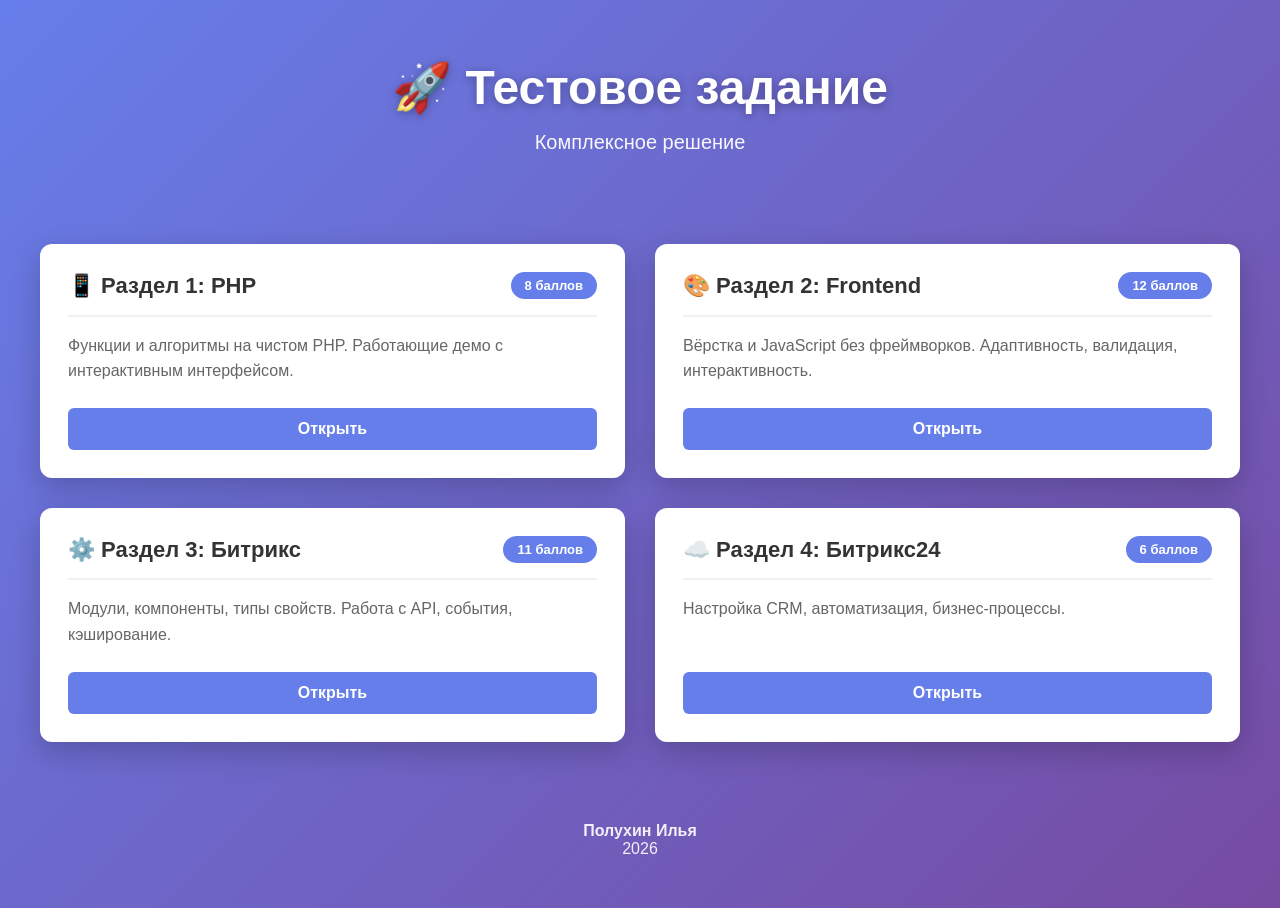
<file: index.html>
<!DOCTYPE html>
<html lang="ru">
<head>
    <meta charset="UTF-8">
    <meta name="viewport" content="width=device-width, initial-scale=1.0">
    <title>Тестовое задание — Полное решение</title>
    <style>
        * {
            margin: 0;
            padding: 0;
            box-sizing: border-box;
        }
        
        body {
            font-family: -apple-system, BlinkMacSystemFont, 'Segoe UI', Roboto, 'Helvetica Neue', Arial, sans-serif;
            background: linear-gradient(135deg, #667eea 0%, #764ba2 100%);
            min-height: 100vh;
            padding: 20px;
        }
        
        .container {
            max-width: 1200px;
            margin: 0 auto;
        }
        
        .header {
            text-align: center;
            color: white;
            margin-bottom: 50px;
            padding: 40px 20px;
        }
        
        .header h1 {
            font-size: 48px;
            margin-bottom: 15px;
            text-shadow: 0 2px 10px rgba(0,0,0,0.3);
        }
        
        .header p {
            font-size: 20px;
            opacity: 0.95;
        }
        
        .score-badge {
            display: inline-block;
            background: rgba(255,255,255,0.2);
            padding: 10px 25px;
            border-radius: 25px;
            margin-top: 20px;
            font-size: 18px;
            font-weight: bold;
        }
        
        .sections {
            display: grid;
            grid-template-columns: repeat(2, 1fr);
            gap: 30px;
            margin-bottom: 50px;
            align-items: stretch;
        }
        
        .section-card {
            background: white;
            border-radius: 12px;
            padding: 28px;
            box-shadow: 0 10px 30px rgba(0,0,0,0.2);
            transition: transform 0.3s, box-shadow 0.3s;
            display: flex;
            flex-direction: column;
            min-height: 220px;
        }
        
        .section-card:hover {
            transform: translateY(-5px);
            box-shadow: 0 15px 40px rgba(0,0,0,0.3);
        }
        
        .section-header {
            display: flex;
            justify-content: space-between;
            align-items: flex-start;
            gap: 16px;
            margin-bottom: 16px;
            padding-bottom: 14px;
            border-bottom: 2px solid #f0f0f0;
        }
        
        .section-title {
            font-size: 22px;
            font-weight: bold;
            color: #333;
            line-height: 1.3;
            flex: 1;
            min-width: 0;
        }
        
        .section-score {
            background: #667eea;
            color: white;
            padding: 6px 14px;
            border-radius: 15px;
            font-weight: bold;
            font-size: 13px;
            white-space: nowrap;
            flex-shrink: 0;
        }
        
        .section-description {
            color: #666;
            margin-bottom: 24px;
            line-height: 1.6;
            flex: 1;
        }
        
        .section-link {
            display: block;
            text-align: center;
            padding: 12px;
            background: #667eea;
            color: white;
            text-decoration: none;
            border-radius: 6px;
            margin-top: auto;
            font-weight: bold;
            transition: background 0.3s;
        }
        
        .section-link:hover {
            background: #764ba2;
        }
        
        .readme-card {
            background: white;
            border-radius: 12px;
            padding: 40px;
            box-shadow: 0 10px 30px rgba(0,0,0,0.2);
            text-align: center;
        }
        
        .readme-card h2 {
            color: #333;
            margin-bottom: 20px;
        }
        
        .readme-card p {
            color: #666;
            margin-bottom: 25px;
            line-height: 1.6;
        }
        
        .btn-primary {
            display: inline-block;
            padding: 15px 40px;
            background: #667eea;
            color: white;
            text-decoration: none;
            border-radius: 8px;
            font-size: 18px;
            font-weight: bold;
            transition: background 0.3s, transform 0.3s;
        }
        
        .btn-primary:hover {
            background: #764ba2;
            transform: translateY(-2px);
        }
        
        .footer {
            text-align: center;
            color: white;
            margin-top: 50px;
            padding: 30px;
            opacity: 0.9;
        }
        
        .footer a {
            color: white;
            text-decoration: underline;
        }
        
        .icon {
            margin-right: 8px;
        }
        
        @media (max-width: 768px) {
            .header h1 {
                font-size: 32px;
            }
            
            .sections {
                grid-template-columns: 1fr;
            }
        }
    </style>
</head>
<body>
    <div class="container">
        <div class="header">
            <h1>🚀 Тестовое задание</h1>
            <p>Комплексное решение</p>
        </div>
        
        <div class="sections">
            <!-- Раздел 1: PHP -->
            <div class="section-card">
                <div class="section-header">
                    <div class="section-title">📱 Раздел 1: PHP</div>
                    <div class="section-score">8 баллов</div>
                </div>
                <div class="section-description">
                    Функции и алгоритмы на чистом PHP. Работающие демо с интерактивным интерфейсом.
                </div>
                <a href="01-php/index.php" class="section-link">Открыть</a>
            </div>
            
            <!-- Раздел 2: Frontend -->
            <div class="section-card">
                <div class="section-header">
                    <div class="section-title">🎨 Раздел 2: Frontend</div>
                    <div class="section-score">12 баллов</div>
                </div>
                <div class="section-description">
                    Вёрстка и JavaScript без фреймворков. Адаптивность, валидация, интерактивность.
                </div>
                <a href="02-frontend/index.html" class="section-link">Открыть</a>
            </div>
            
            <!-- Раздел 3: Битрикс -->
            <div class="section-card">
                <div class="section-header">
                    <div class="section-title">⚙️ Раздел 3: Битрикс</div>
                    <div class="section-score">11 баллов</div>
                </div>
                <div class="section-description">
                    Модули, компоненты, типы свойств. Работа с API, события, кэширование.
                </div>
                <a href="03-bitrix/index.html" class="section-link">Открыть</a>
            </div>
            
            <!-- Раздел 4: Битрикс24 -->
            <div class="section-card">
                <div class="section-header">
                    <div class="section-title">☁️ Раздел 4: Битрикс24</div>
                    <div class="section-score">6 баллов</div>
                </div>
                <div class="section-description">
                    Настройка CRM, автоматизация, бизнес-процессы.
                </div>
                <a href="04-bitrix24/index.html" class="section-link">Открыть</a>
            </div>
        </div>
        
        <!-- Footer -->
        <div class="footer">
            <p><strong>Полухин Илья</strong></p>
            <p>2026</p>
        </div>
    </div>
</body>
</html>
</file>
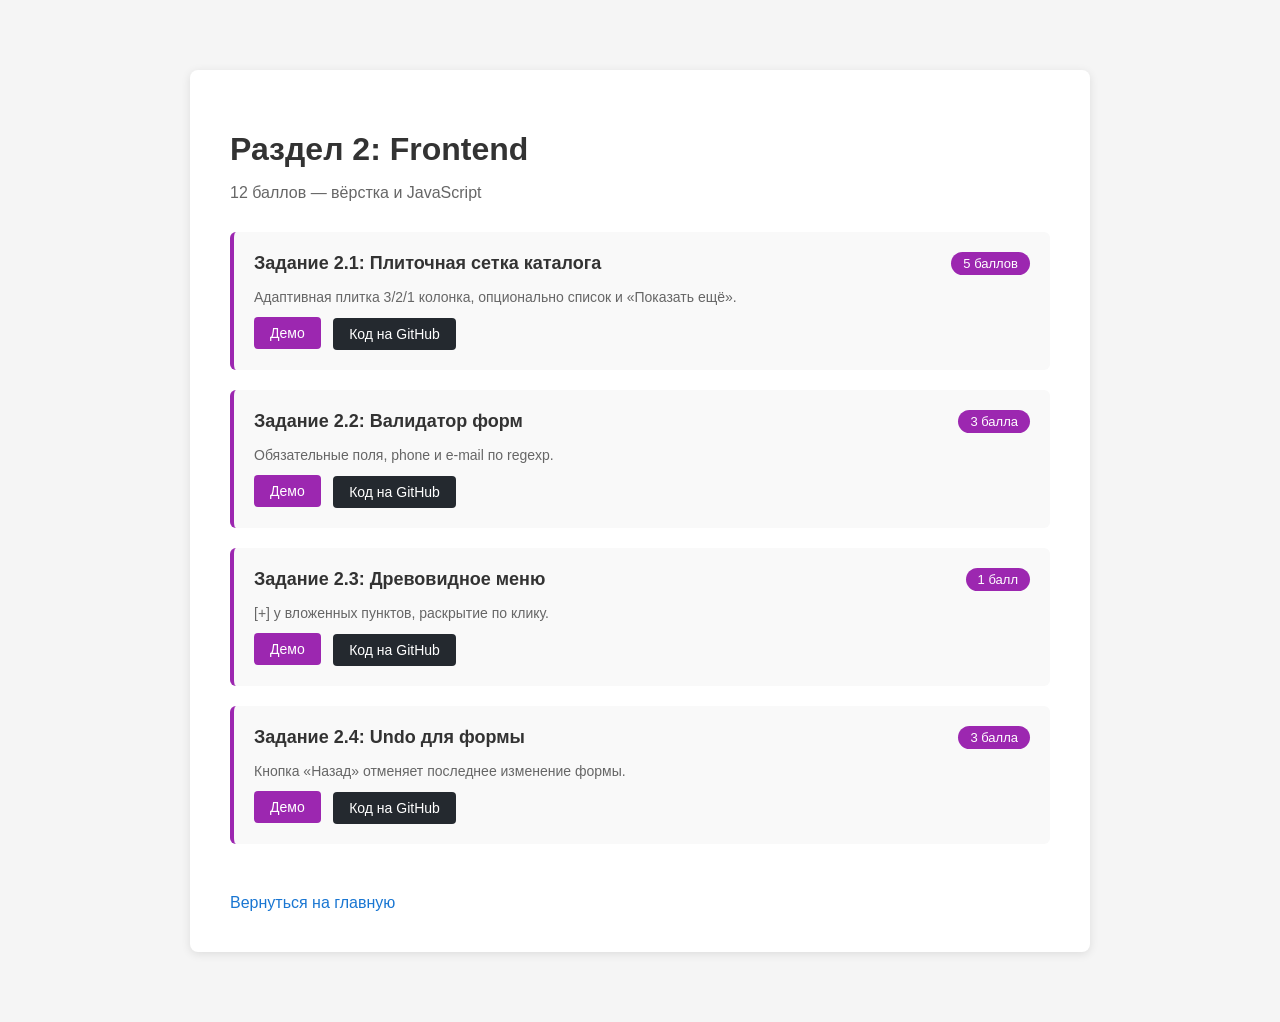
<file: 02-frontend/index.html>
<!DOCTYPE html>
<html lang="ru">
<head>
    <meta charset="UTF-8">
    <meta name="viewport" content="width=device-width, initial-scale=1.0">
    <title>Frontend Задания</title>
    <link rel="stylesheet" href="../assets/task-links.css">
    <style>
        body { font-family: Arial, sans-serif; max-width: 900px; margin: 50px auto; padding: 20px; background: #f5f5f5; }
        .container { background: white; padding: 40px; border-radius: 8px; box-shadow: 0 2px 10px rgba(0,0,0,0.1); }
        h1 { color: #333; margin-bottom: 10px; }
        .subtitle { color: #666; margin-bottom: 30px; }
        .task-list { list-style: none; padding: 0; }
        .task-item { margin-bottom: 20px; padding: 20px; background: #f9f9f9; border-radius: 6px; border-left: 4px solid #9C27B0; }
        .task-header { display: flex; justify-content: space-between; align-items: center; margin-bottom: 10px; }
        .task-title { font-size: 18px; font-weight: bold; color: #333; }
        .task-points { background: #9C27B0; color: white; padding: 4px 12px; border-radius: 12px; font-size: 13px; }
        .task-desc { color: #666; margin-bottom: 12px; font-size: 14px; }
        .task-link { display: inline-block; padding: 8px 16px; background: #9C27B0; color: white; text-decoration: none; border-radius: 4px; font-size: 14px; }
        .task-link:hover { background: #7B1FA2; }
        .home-link { display: inline-block; margin-top: 30px; color: #1976d2; text-decoration: none; }
    </style>
</head>
<body>
    <div class="container">
        <h1>Раздел 2: Frontend</h1>
        <p class="subtitle">12 баллов — вёрстка и JavaScript</p>
        <ul class="task-list">
            <li class="task-item">
                <div class="task-header">
                    <span class="task-title">Задание 2.1: Плиточная сетка каталога</span>
                    <span class="task-points">5 баллов</span>
                </div>
                <p class="task-desc">Адаптивная плитка 3/2/1 колонка, опционально список и «Показать ещё».</p>
                <a href="task2-1.html" class="task-link">Демо</a>
                <span data-task="2.1" data-code></span>
            </li>
            <li class="task-item">
                <div class="task-header">
                    <span class="task-title">Задание 2.2: Валидатор форм</span>
                    <span class="task-points">3 балла</span>
                </div>
                <p class="task-desc">Обязательные поля, phone и e-mail по regexp.</p>
                <a href="task2-2.html" class="task-link">Демо</a>
                <span data-task="2.2" data-code></span>
            </li>
            <li class="task-item">
                <div class="task-header">
                    <span class="task-title">Задание 2.3: Древовидное меню</span>
                    <span class="task-points">1 балл</span>
                </div>
                <p class="task-desc">[+] у вложенных пунктов, раскрытие по клику.</p>
                <a href="task2-3.html" class="task-link">Демо</a>
                <span data-task="2.3" data-code></span>
            </li>
            <li class="task-item">
                <div class="task-header">
                    <span class="task-title">Задание 2.4: Undo для формы</span>
                    <span class="task-points">3 балла</span>
                </div>
                <p class="task-desc">Кнопка «Назад» отменяет последнее изменение формы.</p>
                <a href="task2-4.html" class="task-link">Демо</a>
                <span data-task="2.4" data-code></span>
            </li>
        </ul>
        <a href="../index.html" class="home-link">Вернуться на главную</a>
    </div>
    <script src="../assets/links.js"></script>
</body>
</html>
</file>
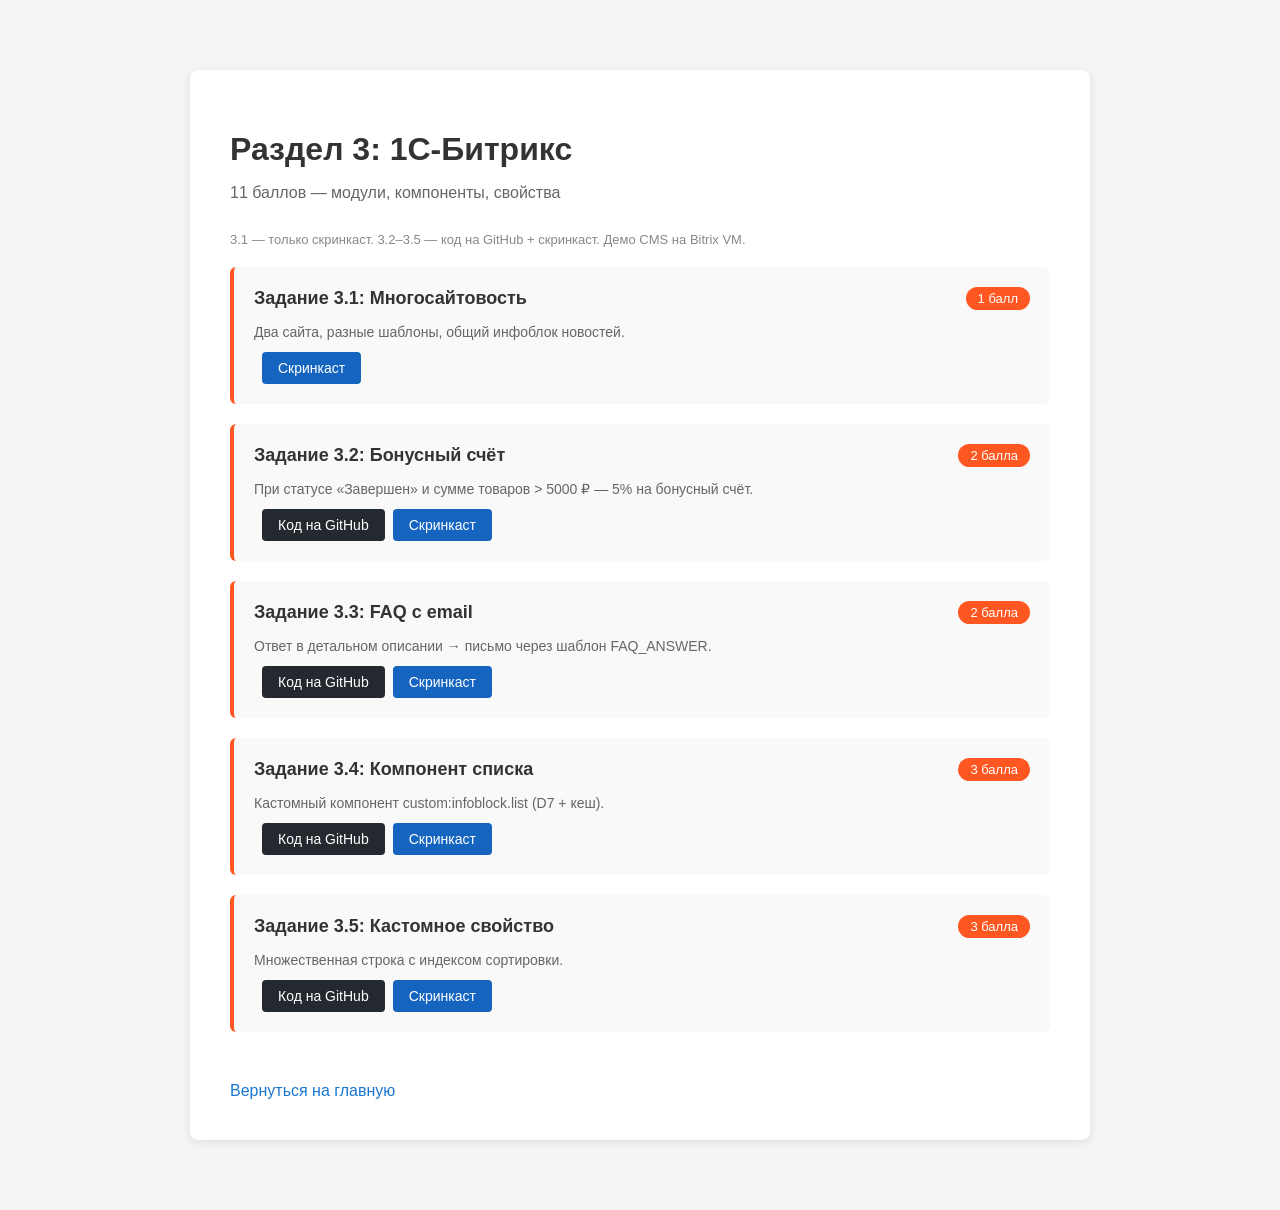
<file: 03-bitrix/index.html>
<!DOCTYPE html>
<html lang="ru">
<head>
    <meta charset="UTF-8">
    <meta name="viewport" content="width=device-width, initial-scale=1.0">
    <title>Битрикс Задания</title>
    <link rel="stylesheet" href="../assets/task-links.css">
    <style>
        body { font-family: Arial, sans-serif; max-width: 900px; margin: 50px auto; padding: 20px; background: #f5f5f5; }
        .container { background: white; padding: 40px; border-radius: 8px; box-shadow: 0 2px 10px rgba(0,0,0,0.1); }
        h1 { color: #333; margin-bottom: 10px; }
        .subtitle { color: #666; margin-bottom: 30px; }
        .task-list { list-style: none; padding: 0; }
        .task-item { margin-bottom: 20px; padding: 20px; background: #f9f9f9; border-radius: 6px; border-left: 4px solid #FF5722; }
        .task-header { display: flex; justify-content: space-between; align-items: center; margin-bottom: 10px; }
        .task-title { font-size: 18px; font-weight: bold; color: #333; }
        .task-points { background: #FF5722; color: white; padding: 4px 12px; border-radius: 12px; font-size: 13px; }
        .task-desc { color: #666; margin-bottom: 12px; font-size: 14px; }
        .task-link { display: inline-block; padding: 8px 16px; background: #FF5722; color: white; text-decoration: none; border-radius: 4px; font-size: 14px; }
        .home-link { display: inline-block; margin-top: 30px; color: #1976d2; text-decoration: none; }
        .note { font-size: 13px; color: #888; margin-bottom: 20px; }
    </style>
</head>
<body>
    <div class="container">
        <h1>Раздел 3: 1С-Битрикс</h1>
        <p class="subtitle">11 баллов — модули, компоненты, свойства</p>
        <p class="note">3.1 — только скринкаст. 3.2–3.5 — код на GitHub + скринкаст. Демо CMS на Bitrix VM.</p>
        <ul class="task-list">
            <li class="task-item">
                <div class="task-header">
                    <span class="task-title">Задание 3.1: Многосайтовость</span>
                    <span class="task-points">1 балл</span>
                </div>
                <p class="task-desc">Два сайта, разные шаблоны, общий инфоблок новостей.</p>
                <span data-task="3.1" data-video></span>
            </li>
            <li class="task-item">
                <div class="task-header">
                    <span class="task-title">Задание 3.2: Бонусный счёт</span>
                    <span class="task-points">2 балла</span>
                </div>
                <p class="task-desc">При статусе «Завершен» и сумме товаров &gt; 5000 ₽ — 5% на бонусный счёт.</p>
                <span data-task="3.2" data-code data-video></span>
            </li>
            <li class="task-item">
                <div class="task-header">
                    <span class="task-title">Задание 3.3: FAQ с email</span>
                    <span class="task-points">2 балла</span>
                </div>
                <p class="task-desc">Ответ в детальном описании → письмо через шаблон FAQ_ANSWER.</p>
                <span data-task="3.3" data-code data-video></span>
            </li>
            <li class="task-item">
                <div class="task-header">
                    <span class="task-title">Задание 3.4: Компонент списка</span>
                    <span class="task-points">3 балла</span>
                </div>
                <p class="task-desc">Кастомный компонент custom:infoblock.list (D7 + кеш).</p>
                <span data-task="3.4" data-code data-video></span>
            </li>
            <li class="task-item">
                <div class="task-header">
                    <span class="task-title">Задание 3.5: Кастомное свойство</span>
                    <span class="task-points">3 балла</span>
                </div>
                <p class="task-desc">Множественная строка с индексом сортировки.</p>
                <span data-task="3.5" data-code data-video></span>
            </li>
        </ul>
        <a href="../index.html" class="home-link">Вернуться на главную</a>
    </div>
    <script src="../assets/links.js"></script>
</body>
</html>
</file>
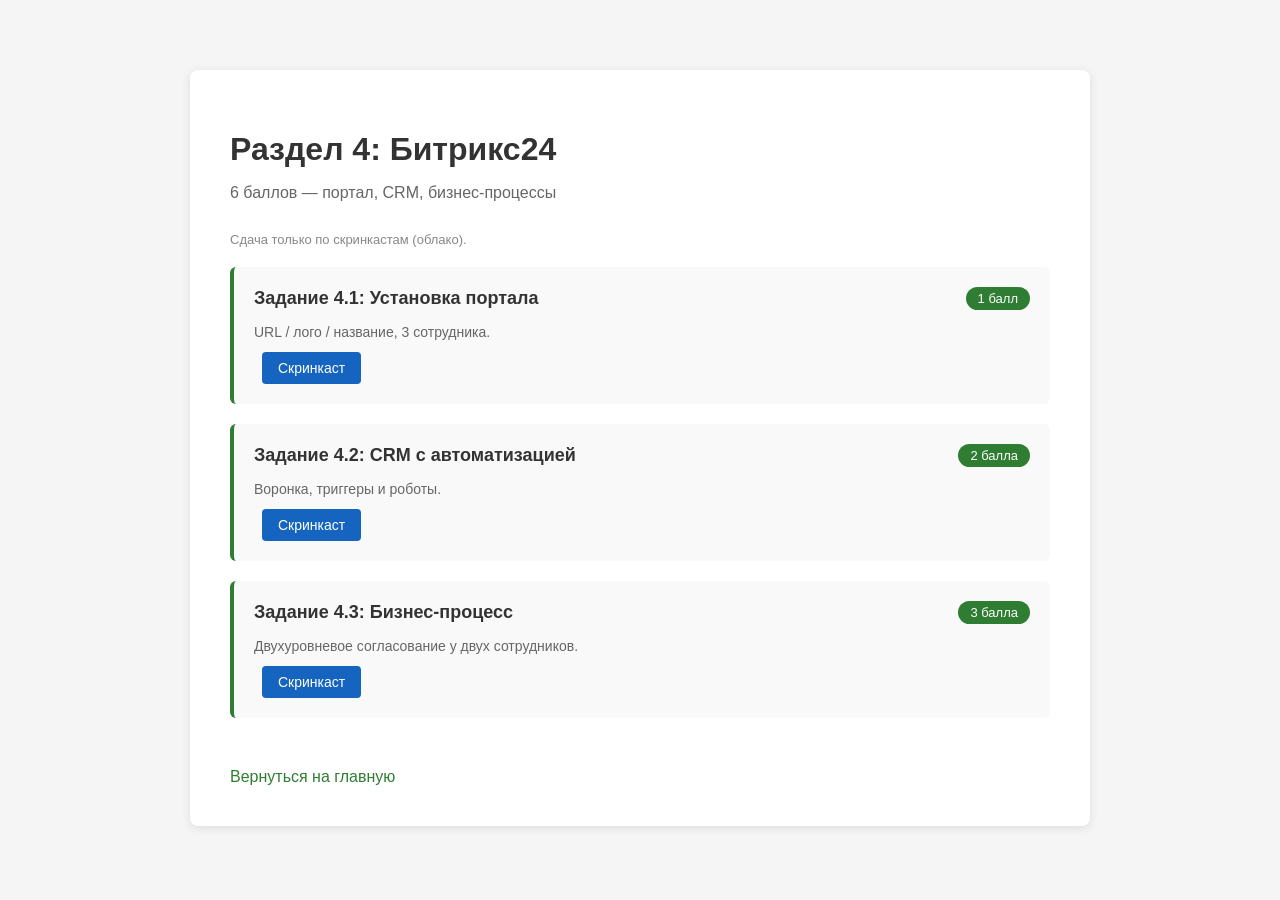
<file: 04-bitrix24/index.html>
<!DOCTYPE html>
<html lang="ru">
<head>
    <meta charset="UTF-8">
    <meta name="viewport" content="width=device-width, initial-scale=1.0">
    <title>Битрикс24 Задания</title>
    <link rel="stylesheet" href="../assets/task-links.css">
    <style>
        body { font-family: Arial, sans-serif; max-width: 900px; margin: 50px auto; padding: 20px; background: #f5f5f5; }
        .container { background: white; padding: 40px; border-radius: 8px; box-shadow: 0 2px 10px rgba(0,0,0,0.1); }
        h1 { color: #333; margin-bottom: 10px; }
        .subtitle { color: #666; margin-bottom: 30px; }
        .task-list { list-style: none; padding: 0; }
        .task-item { margin-bottom: 20px; padding: 20px; background: #f9f9f9; border-radius: 6px; border-left: 4px solid #2e7d32; }
        .task-header { display: flex; justify-content: space-between; align-items: center; margin-bottom: 10px; }
        .task-title { font-size: 18px; font-weight: bold; color: #333; }
        .task-points { background: #2e7d32; color: white; padding: 4px 12px; border-radius: 12px; font-size: 13px; }
        .task-desc { color: #666; margin-bottom: 12px; font-size: 14px; }
        .task-link { display: inline-block; padding: 8px 16px; background: #2e7d32; color: white; text-decoration: none; border-radius: 4px; font-size: 14px; }
        .home-link { display: inline-block; margin-top: 30px; color: #2e7d32; text-decoration: none; }
        .note { font-size: 13px; color: #888; margin-bottom: 20px; }
    </style>
</head>
<body>
    <div class="container">
        <h1>Раздел 4: Битрикс24</h1>
        <p class="subtitle">6 баллов — портал, CRM, бизнес-процессы</p>
        <p class="note">Сдача только по скринкастам (облако).</p>
        <ul class="task-list">
            <li class="task-item">
                <div class="task-header">
                    <span class="task-title">Задание 4.1: Установка портала</span>
                    <span class="task-points">1 балл</span>
                </div>
                <p class="task-desc">URL / лого / название, 3 сотрудника.</p>
                <span data-task="4.1" data-video></span>
            </li>
            <li class="task-item">
                <div class="task-header">
                    <span class="task-title">Задание 4.2: CRM с автоматизацией</span>
                    <span class="task-points">2 балла</span>
                </div>
                <p class="task-desc">Воронка, триггеры и роботы.</p>
                <span data-task="4.2" data-video></span>
            </li>
            <li class="task-item">
                <div class="task-header">
                    <span class="task-title">Задание 4.3: Бизнес-процесс</span>
                    <span class="task-points">3 балла</span>
                </div>
                <p class="task-desc">Двухуровневое согласование у двух сотрудников.</p>
                <span data-task="4.3" data-video></span>
            </li>
        </ul>
        <a href="../index.html" class="home-link">Вернуться на главную</a>
    </div>
    <script src="../assets/links.js"></script>
</body>
</html>
</file>
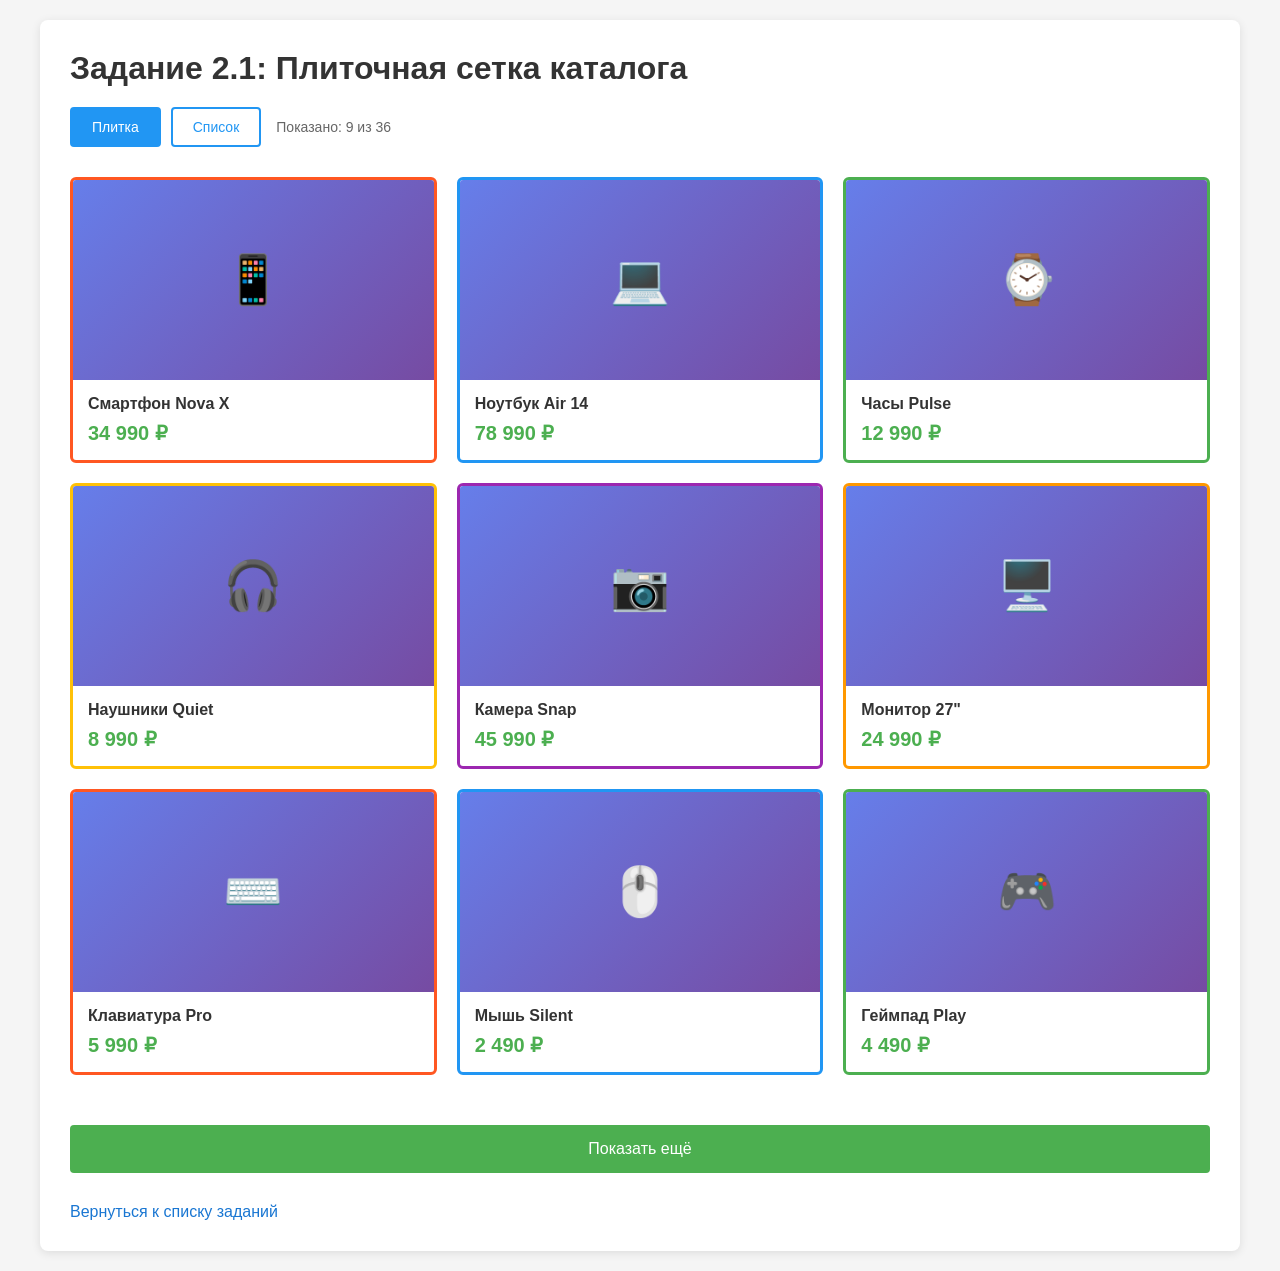
<file: 02-frontend/task2-1.html>
<!DOCTYPE html>
<html lang="ru">
<head>
    <meta charset="UTF-8">
    <meta name="viewport" content="width=device-width, initial-scale=1.0">
    <title>Задание 2.1 - Плиточная сетка каталога</title>
    <style>
        * {
            margin: 0;
            padding: 0;
            box-sizing: border-box;
        }
        
        body {
            font-family: Arial, sans-serif;
            background: #f5f5f5;
            padding: 20px;
        }
        
        .container {
            max-width: 1200px;
            margin: 0 auto;
            background: white;
            padding: 30px;
            border-radius: 8px;
            box-shadow: 0 2px 10px rgba(0,0,0,0.1);
        }
        
        h1 {
            color: #333;
            margin-bottom: 20px;
        }
        
        .controls {
            margin-bottom: 30px;
            display: flex;
            gap: 15px;
            flex-wrap: wrap;
            align-items: center;
        }
        
        .view-toggle {
            display: flex;
            gap: 10px;
        }
        
        .btn {
            padding: 10px 20px;
            border: 2px solid #2196F3;
            background: white;
            color: #2196F3;
            cursor: pointer;
            border-radius: 4px;
            font-size: 14px;
            transition: all 0.3s;
        }
        
        .btn:hover {
            background: #e3f2fd;
        }
        
        .btn.active {
            background: #2196F3;
            color: white;
        }
        
        .btn-load-more {
            width: 100%;
            margin-top: 30px;
            padding: 15px;
            background: #4CAF50;
            color: white;
            border: none;
            font-size: 16px;
            cursor: pointer;
            border-radius: 4px;
        }
        
        .btn-load-more:hover {
            background: #45a049;
        }
        
        .btn-load-more:disabled {
            background: #ccc;
            cursor: not-allowed;
        }
        
        /* Плиточный вид */
        .catalog-grid {
            display: flex;
            flex-wrap: wrap;
            gap: 0;
            margin: 0 -10px;
        }
        
        .product-item {
            width: calc(33.333% - 20px);
            margin: 0 10px 20px;
            background: white;
            border: 3px solid;
            border-radius: 6px;
            overflow: hidden;
            transition: transform 0.3s, box-shadow 0.3s;
        }
        
        .product-item:nth-child(6n+1) { border-color: #FF5722; }
        .product-item:nth-child(6n+2) { border-color: #2196F3; }
        .product-item:nth-child(6n+3) { border-color: #4CAF50; }
        .product-item:nth-child(6n+4) { border-color: #FFC107; }
        .product-item:nth-child(6n+5) { border-color: #9C27B0; }
        .product-item:nth-child(6n+6) { border-color: #FF9800; }
        
        .product-item:hover {
            transform: translateY(-5px);
            box-shadow: 0 8px 20px rgba(0,0,0,0.15);
        }
        
        .product-image {
            width: 100%;
            height: 200px;
            background: linear-gradient(135deg, #667eea 0%, #764ba2 100%);
            display: flex;
            align-items: center;
            justify-content: center;
            color: white;
            font-size: 48px;
        }
        
        .product-info {
            padding: 15px;
        }
        
        .product-title {
            font-size: 16px;
            font-weight: bold;
            color: #333;
            margin-bottom: 8px;
        }
        
        .product-price {
            font-size: 20px;
            color: #4CAF50;
            font-weight: bold;
        }
        
        /* Списковый вид */
        .catalog-list .product-item {
            width: 100%;
            display: flex;
            margin: 0 0 15px 0;
        }
        
        .catalog-list .product-image {
            width: 150px;
            height: 120px;
            flex-shrink: 0;
        }
        
        .catalog-list .product-info {
            flex: 1;
            display: flex;
            justify-content: space-between;
            align-items: center;
        }
        
        /* Адаптивность для планшетов (<1024px) - 2 в ряд */
        @media (max-width: 1023px) {
            .product-item {
                width: calc(50% - 20px);
            }
        }
        
        /* Адаптивность для мобильных (<768px) - 1 на всю ширину */
        @media (max-width: 767px) {
            .product-item {
                width: calc(100% - 20px);
            }
            
            .catalog-list .product-item {
                flex-direction: column;
            }
            
            .catalog-list .product-image {
                width: 100%;
                height: 200px;
            }
            
            .catalog-list .product-info {
                flex-direction: column;
                align-items: flex-start;
                gap: 10px;
            }
        }
        
        .loading {
            text-align: center;
            padding: 20px;
            color: #666;
        }
        
        .back-link {
            display: inline-block;
            margin-top: 30px;
            color: #1976d2;
            text-decoration: none;
        }
        
        .back-link:hover {
            text-decoration: underline;
        }
        
        /*
         * IE8+ fallback: без flex и calc — float + проценты.
         * Класс .no-flexbox вешается скриптом (и IE conditional comment).
         */
        .no-flexbox .controls,
        .no-flexbox .view-toggle {
            display: block;
        }
        
        .no-flexbox .btn {
            display: inline-block;
            margin: 0 8px 8px 0;
        }
        
        .no-flexbox .catalog-grid {
            display: block;
            overflow: hidden;
            margin: 0;
            zoom: 1;
        }
        
        .no-flexbox .catalog-grid .product-item {
            float: left;
            display: block;
            width: 31%;
            margin: 0 1% 20px;
            -webkit-box-sizing: border-box;
            -moz-box-sizing: border-box;
            box-sizing: border-box;
        }
        
        .no-flexbox .product-image {
            display: block;
            text-align: center;
            line-height: 200px;
            font-size: 48px;
        }
        
        /* Список без flex: картинка слева, текст рядом */
        .no-flexbox .catalog-list {
            display: block;
        }
        
        .no-flexbox .catalog-list .product-item {
            float: none;
            width: auto;
            margin: 0 0 15px;
            overflow: hidden;
            zoom: 1;
        }
        
        .no-flexbox .catalog-list .product-image {
            float: left;
            width: 150px;
            height: 120px;
            line-height: 120px;
        }
        
        .no-flexbox .catalog-list .product-info {
            display: block;
            overflow: hidden;
            zoom: 1;
            padding: 15px;
        }
    </style>
    <!--[if lt IE 9]>
    <script>document.documentElement.className += ' no-flexbox';</script>
    <![endif]-->
</head>
<body>
    <div class="container">
        <h1>Задание 2.1: Плиточная сетка каталога</h1>
        
        <div class="controls">
            <div class="view-toggle">
                <button class="btn active" id="btn-grid" onclick="switchView('grid')">
                    Плитка
                </button>
                <button class="btn" id="btn-list" onclick="switchView('list')">
                    Список
                </button>
            </div>
            <div style="color: #666; font-size: 14px;">
                <span id="product-count">Показано: 0</span>
            </div>
        </div>
        
        <div class="catalog-grid" id="catalog">
            <!-- Товары добавляются через JavaScript -->
        </div>
        
        <button class="btn btn-load-more" id="btn-load-more" onclick="loadMore()">
            Показать ещё
        </button>
        
        <a href="index.html" class="back-link">Вернуться к списку заданий</a>
    </div>
    
    <script>
        var allProducts = [];
        var currentView = 'grid';
        var displayedCount = 0;
        var itemsPerPage = 9;
        var loading = false;

        function switchView(view) {
            currentView = view;
            var catalog = document.getElementById('catalog');
            var btnGrid = document.getElementById('btn-grid');
            var btnList = document.getElementById('btn-list');

            if (view === 'grid') {
                catalog.className = 'catalog-grid';
                btnGrid.className = 'btn active';
                btnList.className = 'btn';
            } else {
                catalog.className = 'catalog-list';
                btnList.className = 'btn active';
                btnGrid.className = 'btn';
            }
        }

        function renderProduct(product) {
            var emojis = ['📱', '💻', '⌚', '🎧', '📷', '🖥️', '⌨️', '🖱️', '🎮', '📺', '🔊', '🎥'];
            var emoji = emojis[(product.id - 1) % emojis.length];
            var div = document.createElement('div');
            div.className = 'product-item';
            div.innerHTML =
                '<div class="product-image">' + emoji + '</div>' +
                '<div class="product-info">' +
                    '<div>' +
                        '<div class="product-title">' + product.name + '</div>' +
                        '<div class="product-price">' + formatPrice(product.price) + '</div>' +
                    '</div>' +
                '</div>';
            return div;
        }

        function formatPrice(price) {
            return price.toString().replace(/\B(?=(\d{3})+(?!\d))/g, ' ') + ' ₽';
        }

        function showProducts(append) {
            var catalog = document.getElementById('catalog');
            if (!append) {
                catalog.innerHTML = '';
                displayedCount = 0;
            }

            var endIndex = Math.min(displayedCount + itemsPerPage, allProducts.length);
            for (var i = displayedCount; i < endIndex; i++) {
                catalog.appendChild(renderProduct(allProducts[i]));
            }
            displayedCount = endIndex;
            updateUI();
        }

        // Реальный AJAX: XMLHttpRequest → products.json
        function fetchProducts(callback) {
            var xhr = new XMLHttpRequest();
            xhr.open('GET', 'products.json', true);
            xhr.onreadystatechange = function() {
                if (xhr.readyState !== 4) return;
                if (xhr.status >= 200 && xhr.status < 300) {
                    try {
                        callback(null, JSON.parse(xhr.responseText));
                    } catch (e) {
                        callback(e);
                    }
                } else {
                    callback(new Error('HTTP ' + xhr.status));
                }
            };
            xhr.send();
        }

        function loadMore() {
            if (loading) return;
            if (displayedCount >= allProducts.length) return;

            var btn = document.getElementById('btn-load-more');
            loading = true;
            btn.disabled = true;
            btn.textContent = 'Загрузка...';

            // Повторный запрос к JSON (как будто подгрузка следующей порции с сервера)
            fetchProducts(function(err, data) {
                loading = false;
                btn.disabled = false;
                btn.textContent = 'Показать ещё';
                if (err) {
                    alert('Не удалось загрузить товары');
                    return;
                }
                allProducts = data;
                showProducts(true);
            });
        }

        function updateUI() {
            document.getElementById('product-count').textContent =
                'Показано: ' + displayedCount + ' из ' + allProducts.length;

            var btn = document.getElementById('btn-load-more');
            if (displayedCount >= allProducts.length) {
                btn.style.display = 'none';
            } else {
                btn.style.display = 'block';
            }
        }

        function init() {
            fetchProducts(function(err, data) {
                if (err) {
                    document.getElementById('catalog').innerHTML =
                        '<p class="loading">Ошибка загрузки products.json. Открой через http://localhost:8000/</p>';
                    return;
                }
                allProducts = data;
                showProducts(false);
            });
        }

        init();

        (function detectFlexbox() {
            var test = document.createElement('div');
            var supportsFlex = 'flex' in test.style
                || 'webkitFlex' in test.style
                || 'msFlex' in test.style;
            if (!supportsFlex) {
                document.documentElement.className += ' no-flexbox';
            }
        })();
    </script>
</body>
</html>
</file>
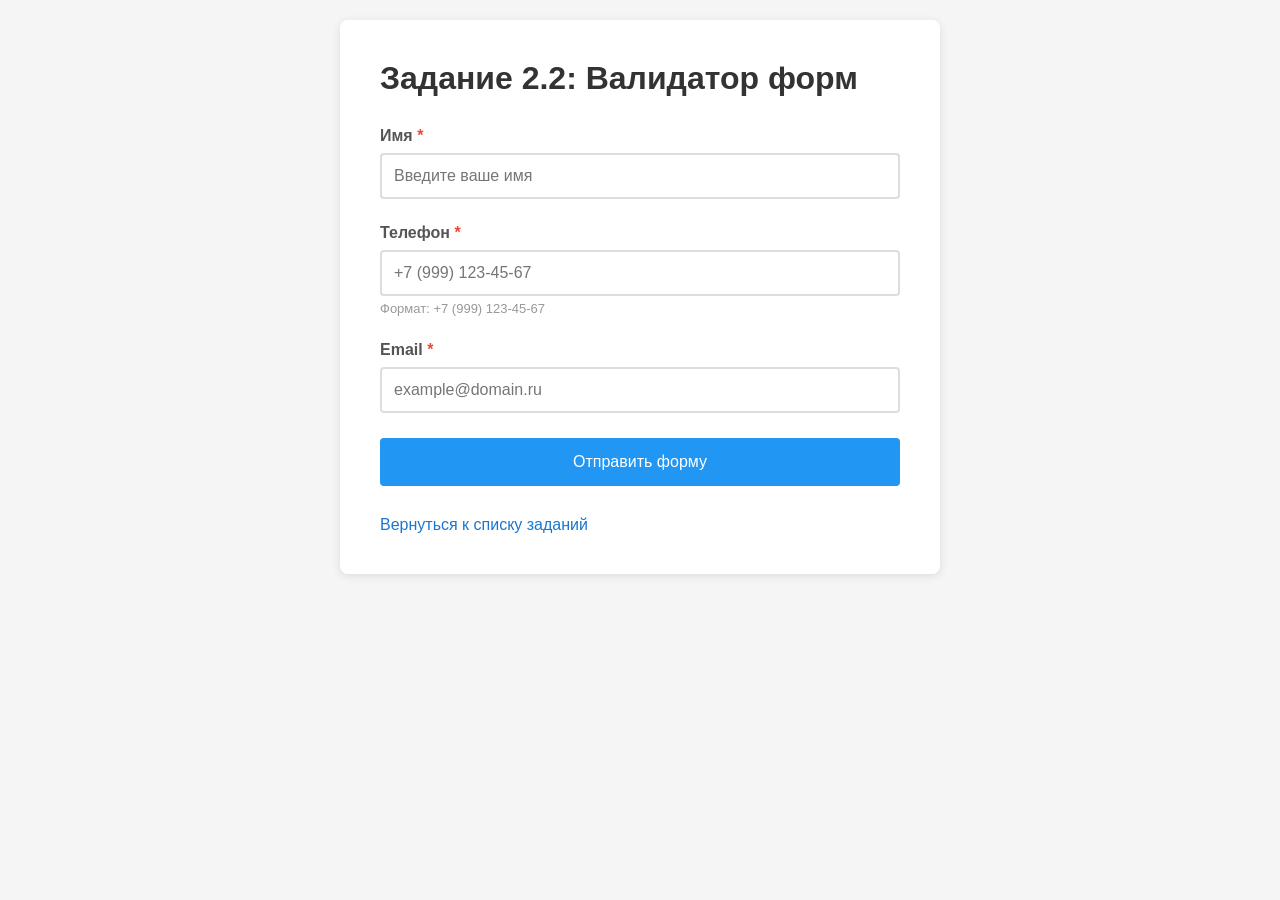
<file: 02-frontend/task2-2.html>
<!DOCTYPE html>
<html lang="ru">
<head>
    <meta charset="UTF-8">
    <meta name="viewport" content="width=device-width, initial-scale=1.0">
    <title>Задание 2.2 - Валидатор форм</title>
    <style>
        * {
            margin: 0;
            padding: 0;
            box-sizing: border-box;
        }
        
        body {
            font-family: Arial, sans-serif;
            background: #f5f5f5;
            padding: 20px;
        }
        
        .container {
            max-width: 600px;
            margin: 0 auto;
            background: white;
            padding: 40px;
            border-radius: 8px;
            box-shadow: 0 2px 10px rgba(0,0,0,0.1);
        }
        
        h1 {
            color: #333;
            margin-bottom: 30px;
        }
        
        .form-group {
            margin-bottom: 25px;
        }
        
        label {
            display: block;
            margin-bottom: 8px;
            color: #555;
            font-weight: bold;
        }
        
        .required {
            color: #f44336;
        }
        
        input {
            width: 100%;
            padding: 12px;
            border: 2px solid #ddd;
            border-radius: 4px;
            font-size: 16px;
            transition: border-color 0.3s;
        }
        
        input:focus {
            outline: none;
            border-color: #2196F3;
        }
        
        input.error {
            border-color: #f44336;
        }
        
        input.success {
            border-color: #4CAF50;
        }
        
        .error-message {
            display: none;
            margin-top: 8px;
            color: #f44336;
            font-size: 14px;
        }
        
        .error-message.show {
            display: block;
        }
        
        .success-message {
            display: none;
            margin-top: 8px;
            color: #4CAF50;
            font-size: 14px;
        }
        
        .success-message.show {
            display: block;
        }
        
        button {
            width: 100%;
            padding: 15px;
            background: #2196F3;
            color: white;
            border: none;
            border-radius: 4px;
            font-size: 16px;
            cursor: pointer;
            transition: background 0.3s;
        }
        
        button:hover {
            background: #1976D2;
        }
        
        button:disabled {
            background: #ccc;
            cursor: not-allowed;
        }
        
        .form-result {
            display: none;
            margin-top: 30px;
            padding: 20px;
            background: #e8f5e9;
            border-radius: 4px;
            border-left: 4px solid #4CAF50;
        }
        
        .form-result.show {
            display: block;
        }
        
        .form-result h3 {
            color: #2e7d32;
            margin-bottom: 10px;
        }
        
        .back-link {
            display: inline-block;
            margin-top: 30px;
            color: #1976d2;
            text-decoration: none;
        }
        
        .back-link:hover {
            text-decoration: underline;
        }
        
        .hint {
            margin-top: 5px;
            font-size: 13px;
            color: #999;
        }
    </style>
</head>
<body>
    <div class="container">
        <h1>Задание 2.2: Валидатор форм</h1>
        
        <form id="validation-form" novalidate>
            <div class="form-group">
                <label for="name">
                    Имя <span class="required">*</span>
                </label>
                <input 
                    type="text" 
                    id="name" 
                    name="name"
                    placeholder="Введите ваше имя"
                >
                <div class="error-message" id="name-error"></div>
                <div class="success-message" id="name-success">✓ Имя введено корректно</div>
            </div>
            
            <div class="form-group">
                <label for="phone">
                    Телефон <span class="required">*</span>
                </label>
                <input 
                    type="tel" 
                    id="phone" 
                    name="phone"
                    placeholder="+7 (999) 123-45-67"
                >
                <div class="hint">Формат: +7 (999) 123-45-67</div>
                <div class="error-message" id="phone-error"></div>
                <div class="success-message" id="phone-success">✓ Телефон введён корректно</div>
            </div>
            
            <div class="form-group">
                <label for="email">
                    Email <span class="required">*</span>
                </label>
                <input 
                    type="email" 
                    id="email" 
                    name="email"
                    placeholder="example@domain.ru"
                >
                <div class="error-message" id="email-error"></div>
                <div class="success-message" id="email-success">✓ Email введён корректно</div>
            </div>
            
            <button type="submit">Отправить форму</button>
        </form>
        
        <div class="form-result" id="form-result">
            <h3>Форма успешно отправлена!</h3>
            <p><strong>Имя:</strong> <span id="result-name"></span></p>
            <p><strong>Телефон:</strong> <span id="result-phone"></span></p>
            <p><strong>Email:</strong> <span id="result-email"></span></p>
        </div>
        
        <a href="index.html" class="back-link">Вернуться к списку заданий</a>
    </div>
    
    <script>
        /**
         * Валидатор форм с нуля
         * Поддерживает валидацию text, phone и email полей
         */
        
        var FormValidator = {
            // Правила валидации
            rules: {
                name: {
                    required: true,
                    minLength: 2,
                    message: 'Имя обязательно для заполнения (минимум 2 символа)'
                },
                phone: {
                    required: true,
                    pattern: /^\+7\s\(\d{3}\)\s\d{3}-\d{2}-\d{2}$/,
                    message: 'Телефон должен быть в формате +7 (999) 123-45-67'
                },
                email: {
                    required: true,
                    pattern: /^[a-zA-Z0-9._-]+@[a-zA-Z0-9.-]+\.[a-zA-Z]{2,}$/,
                    message: 'Введите корректный email адрес'
                }
            },
            
            // Валидация одного поля
            validateField: function(fieldName, value) {
                var rule = this.rules[fieldName];
                if (!rule) return { valid: true };
                
                // Проверка обязательности
                if (rule.required && (!value || value.trim() === '')) {
                    return {
                        valid: false,
                        message: rule.message
                    };
                }
                
                // Проверка минимальной длины
                if (rule.minLength && value.length < rule.minLength) {
                    return {
                        valid: false,
                        message: rule.message
                    };
                }
                
                // Проверка по регулярному выражению
                if (rule.pattern && !rule.pattern.test(value)) {
                    return {
                        valid: false,
                        message: rule.message
                    };
                }
                
                return { valid: true };
            },
            
            // Отображение ошибки
            showError: function(fieldName, message) {
                var input = document.getElementById(fieldName);
                var errorEl = document.getElementById(fieldName + '-error');
                var successEl = document.getElementById(fieldName + '-success');
                
                input.className = 'error';
                errorEl.textContent = message;
                errorEl.className = 'error-message show';
                successEl.className = 'success-message';
            },
            
            // Отображение успеха
            showSuccess: function(fieldName) {
                var input = document.getElementById(fieldName);
                var errorEl = document.getElementById(fieldName + '-error');
                var successEl = document.getElementById(fieldName + '-success');
                
                input.className = 'success';
                errorEl.className = 'error-message';
                successEl.className = 'success-message show';
            },
            
            // Очистка состояния поля
            clearState: function(fieldName) {
                var input = document.getElementById(fieldName);
                var errorEl = document.getElementById(fieldName + '-error');
                var successEl = document.getElementById(fieldName + '-success');
                
                input.className = '';
                errorEl.className = 'error-message';
                successEl.className = 'success-message';
            },
            
            // Валидация всей формы
            validateForm: function(form) {
                var isValid = true;
                var fields = ['name', 'phone', 'email'];
                
                for (var i = 0; i < fields.length; i++) {
                    var fieldName = fields[i];
                    var input = document.getElementById(fieldName);
                    var result = this.validateField(fieldName, input.value);
                    
                    if (!result.valid) {
                        this.showError(fieldName, result.message);
                        isValid = false;
                    } else {
                        this.showSuccess(fieldName);
                    }
                }
                
                return isValid;
            }
        };
        
        // Инициализация формы
        (function init() {
            var form = document.getElementById('validation-form');
            var fields = ['name', 'phone', 'email'];
            
            // Валидация при потере фокуса
            for (var i = 0; i < fields.length; i++) {
                var fieldName = fields[i];
                var input = document.getElementById(fieldName);
                
                // Используем замыкание для сохранения fieldName
                (function(fname) {
                    input.addEventListener('blur', function() {
                        var result = FormValidator.validateField(fname, this.value);
                        if (this.value) {
                            if (!result.valid) {
                                FormValidator.showError(fname, result.message);
                            } else {
                                FormValidator.showSuccess(fname);
                            }
                        }
                    });
                    
                    // Очистка при фокусе
                    input.addEventListener('focus', function() {
                        if (!this.value) {
                            FormValidator.clearState(fname);
                        }
                    });
                    
                    // Автоформатирование телефона
                    if (fname === 'phone') {
                        input.addEventListener('input', function() {
                            var value = this.value.replace(/\D/g, '');
                            if (value.length > 0) {
                                if (value[0] === '8') value = '7' + value.substring(1);
                                if (value[0] === '7') {
                                    var formatted = '+7';
                                    if (value.length > 1) {
                                        formatted += ' (' + value.substring(1, 4);
                                    }
                                    if (value.length > 4) {
                                        formatted += ') ' + value.substring(4, 7);
                                    }
                                    if (value.length > 7) {
                                        formatted += '-' + value.substring(7, 9);
                                    }
                                    if (value.length > 9) {
                                        formatted += '-' + value.substring(9, 11);
                                    }
                                    this.value = formatted;
                                }
                            }
                        });
                    }
                })(fieldName);
            }
            
            // Обработка отправки формы
            form.addEventListener('submit', function(e) {
                e.preventDefault();
                
                if (FormValidator.validateForm(form)) {
                    // Показываем результат
                    document.getElementById('result-name').textContent = 
                        document.getElementById('name').value;
                    document.getElementById('result-phone').textContent = 
                        document.getElementById('phone').value;
                    document.getElementById('result-email').textContent = 
                        document.getElementById('email').value;
                    
                    document.getElementById('form-result').className = 'form-result show';
                    
                    // Прокрутка к результату
                    document.getElementById('form-result').scrollIntoView({ 
                        behavior: 'smooth' 
                    });
                }
            });
        })();
    </script>
</body>
</html>
</file>
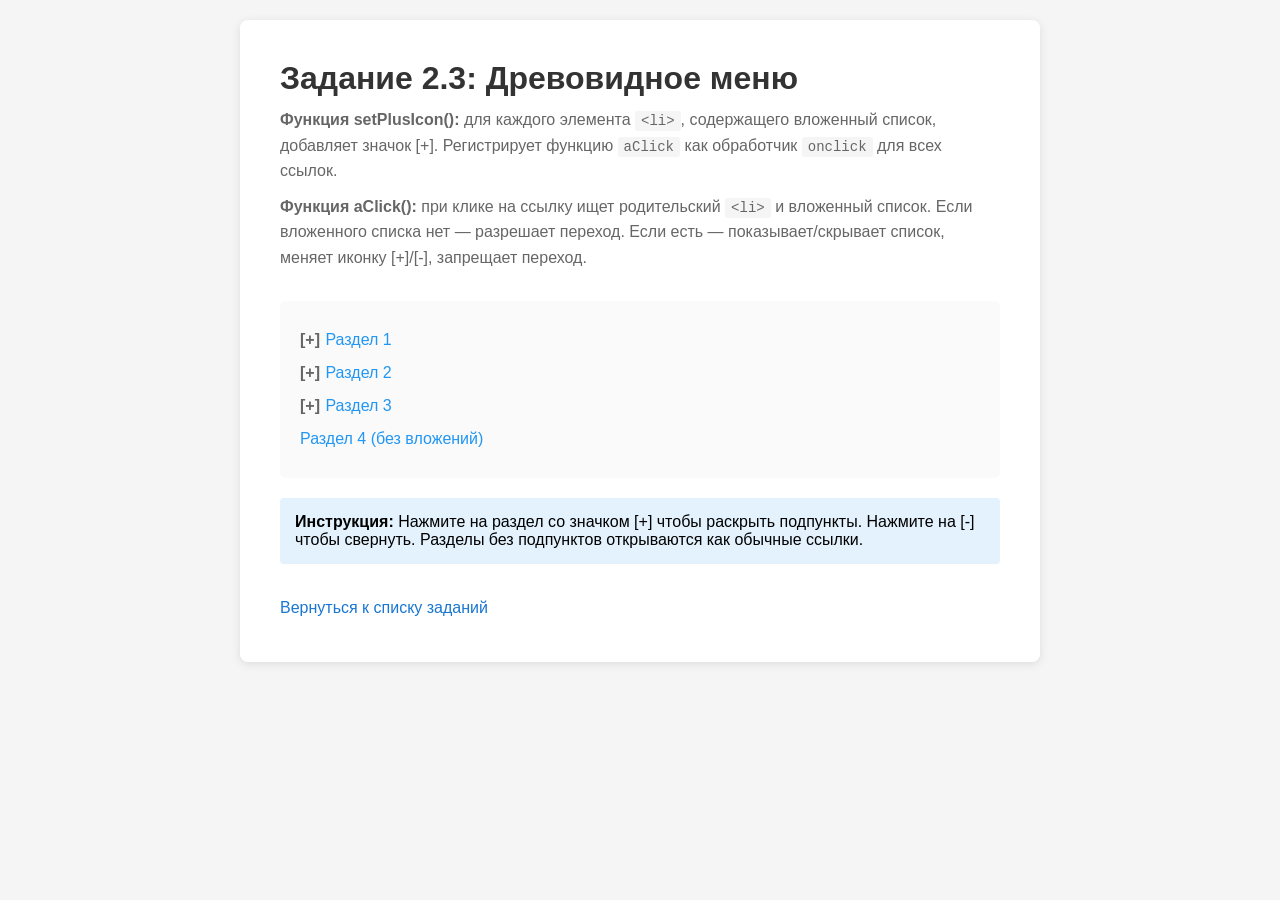
<file: 02-frontend/task2-3.html>
<!DOCTYPE html>
<html lang="ru">
<head>
    <meta charset="UTF-8">
    <meta name="viewport" content="width=device-width, initial-scale=1.0">
    <title>Задание 2.3 - Древовидное меню</title>
    <style>
        * {
            margin: 0;
            padding: 0;
            box-sizing: border-box;
        }
        
        body {
            font-family: Arial, sans-serif;
            background: #f5f5f5;
            padding: 20px;
        }
        
        .container {
            max-width: 800px;
            margin: 0 auto;
            background: white;
            padding: 40px;
            border-radius: 8px;
            box-shadow: 0 2px 10px rgba(0,0,0,0.1);
        }
        
        h1 {
            color: #333;
            margin-bottom: 10px;
        }
        
        .description {
            color: #666;
            margin-bottom: 30px;
            line-height: 1.6;
        }
        
        .menu {
            background: #fafafa;
            padding: 20px;
            border-radius: 6px;
        }
        
        ul {
            list-style: none;
        }
        
        li {
            margin: 5px 0;
        }
        
        ul ul {
            margin-left: 25px;
            display: none;
        }
        
        ul ul.open {
            display: block;
        }
        
        a {
            color: #2196F3;
            text-decoration: none;
            padding: 5px 0;
            display: inline-block;
            transition: color 0.3s;
        }
        
        a:hover {
            color: #1976D2;
            text-decoration: underline;
        }
        
        .icon {
            display: inline-block;
            width: 16px;
            height: 16px;
            margin-right: 5px;
            text-align: center;
            font-weight: bold;
            color: #666;
            cursor: pointer;
            user-select: none;
        }
        
        .back-link {
            display: inline-block;
            margin-top: 30px;
            color: #1976d2;
            text-decoration: none;
        }
        
        .back-link:hover {
            text-decoration: underline;
        }
        
        code {
            background: #f5f5f5;
            padding: 2px 6px;
            border-radius: 3px;
            font-family: 'Courier New', monospace;
            font-size: 14px;
        }
    </style>
</head>
<body>
    <div class="container">
        <h1>Задание 2.3: Древовидное меню</h1>
        
        <div class="description">
            <p><strong>Функция setPlusIcon():</strong> для каждого элемента <code>&lt;li&gt;</code>, 
            содержащего вложенный список, добавляет значок [+]. Регистрирует функцию <code>aClick</code> 
            как обработчик <code>onclick</code> для всех ссылок.</p>
            
            <p style="margin-top: 10px;"><strong>Функция aClick():</strong> при клике на ссылку 
            ищет родительский <code>&lt;li&gt;</code> и вложенный список. Если вложенного списка нет — 
            разрешает переход. Если есть — показывает/скрывает список, меняет иконку [+]/[-], 
            запрещает переход.</p>
        </div>
        
        <div class="menu">
            <ul id="tree-menu">
                <li>
                    <a href="#section1">Раздел 1</a>
                    <ul>
                        <li><a href="#item1-1">Пункт 1.1</a></li>
                        <li><a href="#item1-2">Пункт 1.2</a></li>
                        <li>
                            <a href="#subsection1-3">Подраздел 1.3</a>
                            <ul>
                                <li><a href="#item1-3-1">Пункт 1.3.1</a></li>
                                <li><a href="#item1-3-2">Пункт 1.3.2</a></li>
                            </ul>
                        </li>
                    </ul>
                </li>
                <li>
                    <a href="#section2">Раздел 2</a>
                    <ul>
                        <li><a href="#item2-1">Пункт 2.1</a></li>
                        <li>
                            <a href="#subsection2-2">Подраздел 2.2</a>
                            <ul>
                                <li><a href="#item2-2-1">Пункт 2.2.1</a></li>
                                <li><a href="#item2-2-2">Пункт 2.2.2</a></li>
                                <li><a href="#item2-2-3">Пункт 2.2.3</a></li>
                            </ul>
                        </li>
                        <li><a href="#item2-3">Пункт 2.3</a></li>
                    </ul>
                </li>
                <li>
                    <a href="#section3">Раздел 3</a>
                    <ul>
                        <li><a href="#item3-1">Пункт 3.1</a></li>
                        <li><a href="#item3-2">Пункт 3.2</a></li>
                    </ul>
                </li>
                <li><a href="#section4">Раздел 4 (без вложений)</a></li>
            </ul>
        </div>
        
        <div style="margin-top: 20px; padding: 15px; background: #e3f2fd; border-radius: 4px;">
            <strong>Инструкция:</strong> Нажмите на раздел со значком [+] чтобы раскрыть подпункты. 
            Нажмите на [-] чтобы свернуть. Разделы без подпунктов открываются как обычные ссылки.
        </div>
        
        <a href="index.html" class="back-link">Вернуться к списку заданий</a>
    </div>
    
    <script>
        /**
         * Функция setPlusIcon()
         * Добавляет значок [+] для элементов с вложенными списками
         * и регистрирует обработчик aClick для всех ссылок
         */
        function setPlusIcon() {
            var menu = document.getElementById('tree-menu');
            var allLi = menu.getElementsByTagName('li');
            var allLinks = menu.getElementsByTagName('a');
            
            // Проходим по всем элементам li
            for (var i = 0; i < allLi.length; i++) {
                var li = allLi[i];
                var childUl = null;
                
                // Ищем вложенный ul (только прямого потомка)
                for (var j = 0; j < li.childNodes.length; j++) {
                    var node = li.childNodes[j];
                    if (node.nodeName === 'UL') {
                        childUl = node;
                        break;
                    }
                }
                
                // Если есть вложенный список, добавляем иконку
                if (childUl) {
                    var icon = document.createElement('span');
                    icon.className = 'icon';
                    icon.textContent = '[+]';
                    
                    // Вставляем иконку перед первым дочерним узлом
                    li.insertBefore(icon, li.firstChild);
                }
            }
            
            // Регистрируем обработчик onclick для всех ссылок
            for (var k = 0; k < allLinks.length; k++) {
                allLinks[k].onclick = aClick;
            }
        }
        
        /**
         * Функция aClick()
         * Обработчик клика на ссылку в меню
         */
        function aClick(event) {
            event = event || window.event;
            var link = this;
            
            // Получаем родительский li
            var parentLi = link.parentNode;
            var childUl = null;
            var icon = null;
            
            // Ищем вложенный ul и иконку
            for (var i = 0; i < parentLi.childNodes.length; i++) {
                var node = parentLi.childNodes[i];
                
                if (node.nodeName === 'UL') {
                    childUl = node;
                }
                
                if (node.className === 'icon') {
                    icon = node;
                }
            }
            
            // Если нет вложенного списка - разрешаем переход
            if (!childUl) {
                return true;
            }
            
            // Есть вложенный список - переключаем видимость
            if (childUl.className === 'open') {
                childUl.className = '';
                if (icon) icon.textContent = '[+]';
            } else {
                childUl.className = 'open';
                if (icon) icon.textContent = '[-]';
            }
            
            // Запрещаем переход по ссылке
            if (event.preventDefault) {
                event.preventDefault();
            } else {
                event.returnValue = false;
            }
            
            return false;
        }
        
        // Запуск при загрузке страницы
        if (window.addEventListener) {
            window.addEventListener('load', setPlusIcon);
        } else if (window.attachEvent) {
            // Поддержка IE8
            window.attachEvent('onload', setPlusIcon);
        }
    </script>
</body>
</html>
</file>
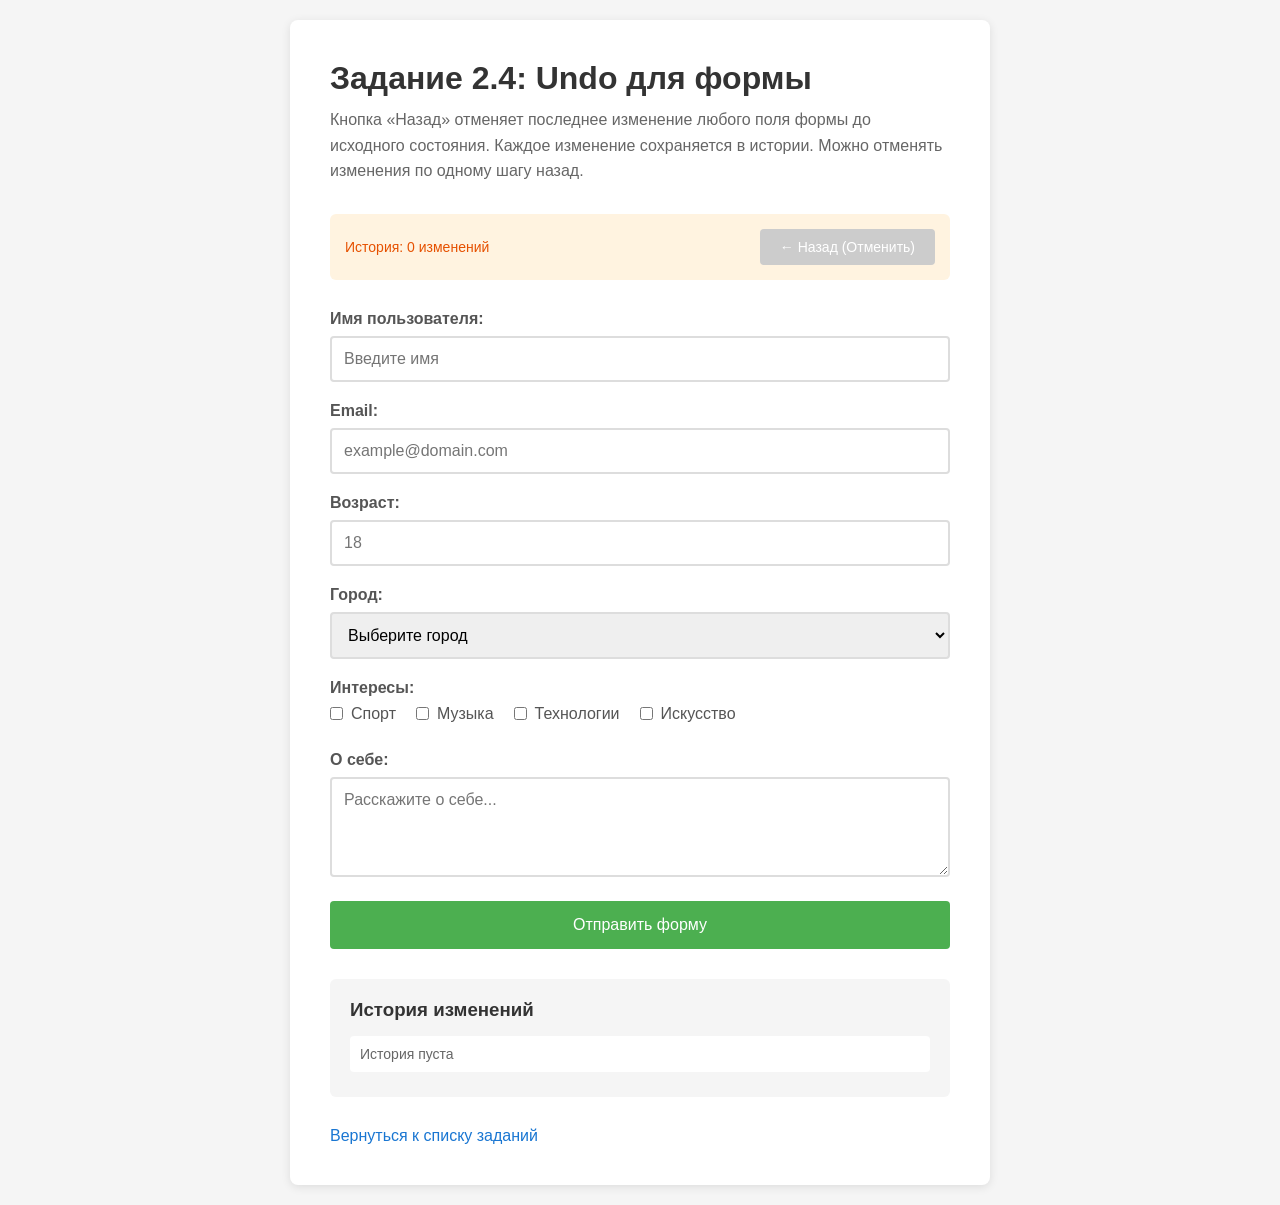
<file: 02-frontend/task2-4.html>
<!DOCTYPE html>
<html lang="ru">
<head>
    <meta charset="UTF-8">
    <meta name="viewport" content="width=device-width, initial-scale=1.0">
    <title>Задание 2.4 - Undo для формы</title>
    <style>
        * {
            margin: 0;
            padding: 0;
            box-sizing: border-box;
        }
        
        body {
            font-family: Arial, sans-serif;
            background: #f5f5f5;
            padding: 20px;
        }
        
        .container {
            max-width: 700px;
            margin: 0 auto;
            background: white;
            padding: 40px;
            border-radius: 8px;
            box-shadow: 0 2px 10px rgba(0,0,0,0.1);
        }
        
        h1 {
            color: #333;
            margin-bottom: 10px;
        }
        
        .description {
            color: #666;
            margin-bottom: 30px;
            line-height: 1.6;
        }
        
        .undo-controls {
            background: #fff3e0;
            padding: 15px;
            border-radius: 6px;
            margin-bottom: 30px;
            display: flex;
            justify-content: space-between;
            align-items: center;
        }
        
        .undo-info {
            color: #e65100;
            font-size: 14px;
        }
        
        .btn-undo {
            padding: 10px 20px;
            background: #FF9800;
            color: white;
            border: none;
            border-radius: 4px;
            cursor: pointer;
            font-size: 14px;
            transition: background 0.3s;
        }
        
        .btn-undo:hover:not(:disabled) {
            background: #F57C00;
        }
        
        .btn-undo:disabled {
            background: #ccc;
            cursor: not-allowed;
        }
        
        .form-group {
            margin-bottom: 20px;
        }
        
        label {
            display: block;
            margin-bottom: 8px;
            color: #555;
            font-weight: bold;
        }
        
        input, textarea, select {
            width: 100%;
            padding: 12px;
            border: 2px solid #ddd;
            border-radius: 4px;
            font-size: 16px;
            font-family: Arial, sans-serif;
            transition: border-color 0.3s;
        }
        
        input:focus, textarea:focus, select:focus {
            outline: none;
            border-color: #2196F3;
        }
        
        textarea {
            resize: vertical;
            min-height: 100px;
        }
        
        .checkbox-group {
            display: flex;
            gap: 20px;
            flex-wrap: wrap;
        }
        
        .checkbox-group label {
            display: flex;
            align-items: center;
            font-weight: normal;
            cursor: pointer;
        }
        
        .checkbox-group input {
            width: auto;
            margin-right: 8px;
        }
        
        .btn-submit {
            width: 100%;
            padding: 15px;
            background: #4CAF50;
            color: white;
            border: none;
            border-radius: 4px;
            font-size: 16px;
            cursor: pointer;
        }
        
        .btn-submit:hover {
            background: #45a049;
        }
        
        .history {
            margin-top: 30px;
            padding: 20px;
            background: #f5f5f5;
            border-radius: 6px;
        }
        
        .history h3 {
            margin-bottom: 15px;
            color: #333;
        }
        
        .history-list {
            max-height: 200px;
            overflow-y: auto;
        }
        
        .history-item {
            padding: 10px;
            background: white;
            margin-bottom: 5px;
            border-radius: 4px;
            font-size: 14px;
            color: #666;
        }
        
        .back-link {
            display: inline-block;
            margin-top: 30px;
            color: #1976d2;
            text-decoration: none;
        }
        
        .back-link:hover {
            text-decoration: underline;
        }
    </style>
</head>
<body>
    <div class="container">
        <h1>Задание 2.4: Undo для формы</h1>
        
        <div class="description">
            Кнопка «Назад» отменяет последнее изменение любого поля формы до исходного состояния. 
            Каждое изменение сохраняется в истории. Можно отменять изменения по одному шагу назад.
        </div>
        
        <div class="undo-controls">
            <div class="undo-info">
                <span id="undo-count">История: 0 изменений</span>
            </div>
            <button class="btn-undo" id="btn-undo" onclick="undoLastChange()" disabled>
                ← Назад (Отменить)
            </button>
        </div>
        
        <form id="main-form">
            <div class="form-group">
                <label for="username">Имя пользователя:</label>
                <input type="text" id="username" name="username" placeholder="Введите имя">
            </div>
            
            <div class="form-group">
                <label for="email">Email:</label>
                <input type="email" id="email" name="email" placeholder="example@domain.com">
            </div>
            
            <div class="form-group">
                <label for="age">Возраст:</label>
                <input type="number" id="age" name="age" placeholder="18" min="0" max="120">
            </div>
            
            <div class="form-group">
                <label for="city">Город:</label>
                <select id="city" name="city">
                    <option value="">Выберите город</option>
                    <option value="moscow">Москва</option>
                    <option value="spb">Санкт-Петербург</option>
                    <option value="nsk">Новосибирск</option>
                    <option value="ekb">Екатеринбург</option>
                </select>
            </div>
            
            <div class="form-group">
                <label>Интересы:</label>
                <div class="checkbox-group">
                    <label>
                        <input type="checkbox" name="interests" value="sports"> Спорт
                    </label>
                    <label>
                        <input type="checkbox" name="interests" value="music"> Музыка
                    </label>
                    <label>
                        <input type="checkbox" name="interests" value="tech"> Технологии
                    </label>
                    <label>
                        <input type="checkbox" name="interests" value="art"> Искусство
                    </label>
                </div>
            </div>
            
            <div class="form-group">
                <label for="bio">О себе:</label>
                <textarea id="bio" name="bio" placeholder="Расскажите о себе..."></textarea>
            </div>
            
            <button type="submit" class="btn-submit">Отправить форму</button>
        </form>
        
        <div class="history">
            <h3>История изменений</h3>
            <div class="history-list" id="history-list">
                <div class="history-item">История пуста</div>
            </div>
        </div>
        
        <a href="index.html" class="back-link">Вернуться к списку заданий</a>
    </div>
    
    <script>
        /**
         * Система Undo для формы
         * Сохраняет историю изменений и позволяет отменять их по одному
         */
        
        var UndoSystem = {
            history: [],
            initialState: {},
            
            // Инициализация: сохраняем начальное состояние
            init: function() {
                var form = document.getElementById('main-form');
                var elements = form.elements;
                
                for (var i = 0; i < elements.length; i++) {
                    var el = elements[i];
                    if (el.name) {
                        if (el.type === 'checkbox') {
                            this.initialState[el.name + '_' + el.value] = el.checked;
                        } else {
                            this.initialState[el.name] = el.value;
                        }
                    }
                }
                
                this.attachListeners();
                this.updateUI();
            },
            
            // Подключаем слушатели к полям формы
            attachListeners: function() {
                var self = this;
                var form = document.getElementById('main-form');
                var elements = form.elements;
                
                for (var i = 0; i < elements.length; i++) {
                    var el = elements[i];
                    if (el.name && el.type !== 'submit') {
                        (function(element) {
                            if (element.type === 'checkbox') {
                                element.addEventListener('change', function() {
                                    self.recordChange(element);
                                });
                            } else {
                                element.addEventListener('change', function() {
                                    self.recordChange(element);
                                });
                            }
                        })(el);
                    }
                }
            },
            
            // Записываем изменение в историю
            recordChange: function(element) {
                var fieldName = element.name;
                var oldValue, newValue;
                
                if (element.type === 'checkbox') {
                    var key = fieldName + '_' + element.value;
                    oldValue = this.getPreviousValue(key);
                    newValue = element.checked;
                    
                    this.history.push({
                        fieldName: key,
                        displayName: fieldName + ' [' + element.value + ']',
                        oldValue: oldValue,
                        newValue: newValue,
                        element: element
                    });
                } else {
                    oldValue = this.getPreviousValue(fieldName);
                    newValue = element.value;
                    
                    this.history.push({
                        fieldName: fieldName,
                        displayName: this.getFieldLabel(element),
                        oldValue: oldValue,
                        newValue: newValue,
                        element: element
                    });
                }
                
                this.updateUI();
            },
            
            // Получаем предыдущее значение поля
            getPreviousValue: function(fieldName) {
                // Ищем в истории с конца
                for (var i = this.history.length - 1; i >= 0; i--) {
                    if (this.history[i].fieldName === fieldName) {
                        return this.history[i].newValue;
                    }
                }
                // Если в истории нет, возвращаем начальное значение
                return this.initialState[fieldName] !== undefined ? 
                    this.initialState[fieldName] : '';
            },
            
            // Получаем текстовое название поля
            getFieldLabel: function(element) {
                var label = document.querySelector('label[for="' + element.id + '"]');
                if (label) {
                    return label.textContent.replace(':', '');
                }
                return element.name;
            },
            
            // Отменяем последнее изменение
            undo: function() {
                if (this.history.length === 0) return;
                
                var lastChange = this.history.pop();
                
                // Восстанавливаем старое значение
                if (lastChange.element.type === 'checkbox') {
                    lastChange.element.checked = lastChange.oldValue;
                } else {
                    lastChange.element.value = lastChange.oldValue;
                }
                
                this.updateUI();
            },
            
            // Обновляем интерфейс
            updateUI: function() {
                var btn = document.getElementById('btn-undo');
                var count = document.getElementById('undo-count');
                var historyList = document.getElementById('history-list');
                
                // Обновляем счётчик
                count.textContent = 'История: ' + this.history.length + ' изменений';
                
                // Кнопка активна только если есть история
                btn.disabled = this.history.length === 0;
                
                // Обновляем список истории
                if (this.history.length === 0) {
                    historyList.innerHTML = '<div class="history-item">История пуста</div>';
                } else {
                    var html = '';
                    for (var i = this.history.length - 1; i >= 0; i--) {
                        var change = this.history[i];
                        var oldVal = change.oldValue === '' ? '(пусто)' : change.oldValue;
                        var newVal = change.newValue === '' ? '(пусто)' : change.newValue;
                        
                        if (change.element.type === 'checkbox') {
                            oldVal = oldVal ? 'выбрано' : 'не выбрано';
                            newVal = newVal ? 'выбрано' : 'не выбрано';
                        }
                        
                        html += '<div class="history-item">' +
                            '<strong>' + change.displayName + ':</strong> ' +
                            oldVal + ' → ' + newVal +
                            '</div>';
                    }
                    historyList.innerHTML = html;
                }
            }
        };
        
        // Глобальная функция для кнопки
        function undoLastChange() {
            UndoSystem.undo();
        }
        
        // Инициализация при загрузке
        if (window.addEventListener) {
            window.addEventListener('load', function() {
                UndoSystem.init();
            });
        } else {
            window.attachEvent('onload', function() {
                UndoSystem.init();
            });
        }
        
        // Обработка отправки формы
        document.getElementById('main-form').addEventListener('submit', function(e) {
            e.preventDefault();
            alert('Форма отправлена! (демо-режим)');
        });
    </script>
</body>
</html>
</file>
<file: assets/task-links.css>
.task-actions {
  display: inline-flex;
  flex-wrap: wrap;
  gap: 8px;
  margin-left: 8px;
  vertical-align: middle;
}
.task-link-code {
  background: #24292f !important;
}
.task-link-code:hover {
  background: #000 !important;
}
.task-link-video {
  background: #1565c0 !important;
}
.task-link-video:hover {
  background: #0d47a1 !important;
}
.task-item .task-link + .task-actions {
  margin-left: 8px;
}
.task-item > .task-actions:first-of-type {
  margin-left: 0;
}
</file>
